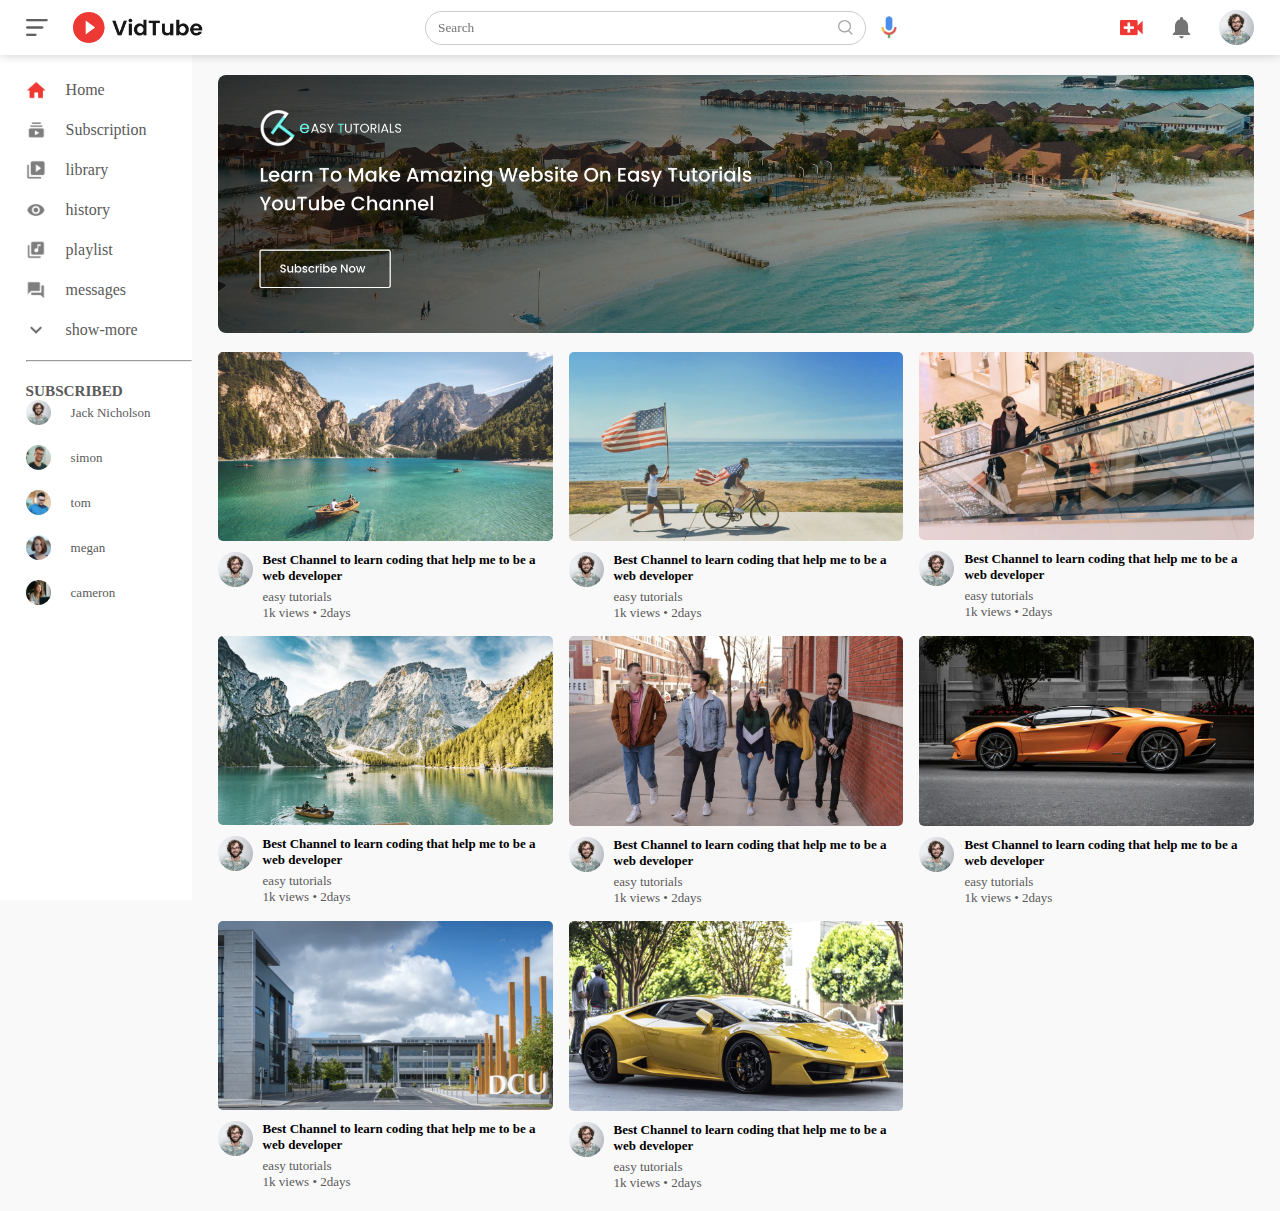
<file: index.html>
<!DOCTYPE html>
<html lang="en">
  <head>
    <meta charset="UTF-8" />
    <meta name="viewport" content="width=device-width, initial-scale=1.0" />
    <title>Document</title>
    <link rel="stylesheet" href="style.css" />
  </head>
  <body>
    <nav class="flex-div">
      <div class="nav-left flex-div">
        <img src="images/menu.png" class="menu-icon" />
        <img src="images/logo.png" class="logo" />
      </div>

      <div class="nav-center flex-div">
        <div class="search-box flex-div">
          <input type="text" placeholder="Search" />
          <img src="images/search.png" />
        </div>
        <img src="images/voice-search.png" class="mic-icon" />
      </div>

      <div class="nav-right flex-div">
        <img src="images/upload.png" class="" />
        <img src="images/notification.png" />
        <img src="images/Jack.png" class="user-icon" />
      </div>
    </nav>

    <!-- --------------------------Sidebar------------------------- -->
    <div class="sidebar">
      <div class="shortcut-links">
        <a href=""
          ><img src="images/home.png" />
          <p>Home</p></a
        >
        <a href=""
          ><img src="images/subscriprion.png" alt="" />
          <p>Subscription</p></a
        >
        <a href=""
          ><img src="images/library.png" alt="" />
          <p>library</p></a
        >
        <a href=""
          ><img src="images/history.png" alt="" />
          <p>history</p></a
        >
        <a href=""
          ><img src="images/playlist.png" alt="" />
          <p>playlist</p></a
        >
        <a href=""
          ><img src="images/messages.png" alt="" />
          <p>messages</p></a
        >
        <a href=""
          ><img src="images/show-more.png" alt="" />
          <p>show-more</p></a
        >
        <hr />
      </div>
      <div class="subscribed-list">
        <h3>SUBSCRIBED</h3>
        <a href=""
          ><img src="images/Jack.png" />
          <p>Jack Nicholson</p></a
        >
        <a href=""
          ><img src="images/simon.png" />
          <p>simon</p></a
        >
        <a href=""
          ><img src="images/tom.png" />
          <p>tom</p></a
        >
        <a href=""
          ><img src="images/megan.png" />
          <p>megan</p></a
        >
        <a href=""
          ><img src="images/cameron.png" />
          <p>cameron</p></a
        >
      </div>
    </div>

    <div class="container">
      <div class="banner">
        <img src="images/banner.png" />
      </div>
      <div class="list-container">
        <div class="vid-list">
          <a href="video.html"><img src="images/thumbnail1.png" class="thumbnail" /></a>
          <div class="flex-div">
            <img src="images/Jack.png" class="thumb-img" />
            <div class="vid-info">
              <a href="video.html"
                >Best Channel to learn coding that help me to be a web
                developer</a
              >
              <p>easy tutorials</p>
              <p>1k views &bull; 2days</p>
            </div>
          </div>
        </div>
       
        <div class="vid-list">
            <a href=""><img src="images/thumbnail2.png" class="thumbnail" /></a>
            <div class="flex-div">
              <img src="images/Jack.png" class="thumb-img" />
              <div class="vid-info">
                <a href=""
                  >Best Channel to learn coding that help me to be a web
                  developer</a
                >
                <p>easy tutorials</p>
                <p>1k views &bull; 2days</p>
              </div>
            </div>
          </div>

          <div class="vid-list">
            <a href=""><img src="images/thumbnail3.png" class="thumbnail" /></a>
            <div class="flex-div">
              <img src="images/Jack.png" class="thumb-img" />
              <div class="vid-info">
                <a href=""
                  >Best Channel to learn coding that help me to be a web
                  developer</a
                >
                <p>easy tutorials</p>
                <p>1k views &bull; 2days</p>
              </div>
            </div>
          </div>

          <div class="vid-list">
            <a href=""><img src="images/thumbnail4.png" class="thumbnail" /></a>
            <div class="flex-div">
              <img src="images/Jack.png" class="thumb-img" />
              <div class="vid-info">
                <a href=""
                  >Best Channel to learn coding that help me to be a web
                  developer</a
                >
                <p>easy tutorials</p>
                <p>1k views &bull; 2days</p>
              </div>
            </div>
          </div>

          <div class="vid-list">
            <a href=""><img src="images/thumbnail5.png" class="thumbnail" /></a>
            <div class="flex-div">
              <img src="images/Jack.png" class="thumb-img" />
              <div class="vid-info">
                <a href=""
                  >Best Channel to learn coding that help me to be a web
                  developer</a
                >
                <p>easy tutorials</p>
                <p>1k views &bull; 2days</p>
              </div>
            </div>
          </div>

          <div class="vid-list">
            <a href=""><img src="images/thumbnail6.png" class="thumbnail" /></a>
            <div class="flex-div">
              <img src="images/Jack.png" class="thumb-img" />
              <div class="vid-info">
                <a href=""
                  >Best Channel to learn coding that help me to be a web
                  developer</a
                >
                <p>easy tutorials</p>
                <p>1k views &bull; 2days</p>
              </div>
            </div>
          </div>

          <div class="vid-list">
            <a href=""><img src="images/thumbnail7.png" class="thumbnail" /></a>
            <div class="flex-div">
              <img src="images/Jack.png" class="thumb-img" />
              <div class="vid-info">
                <a href=""
                  >Best Channel to learn coding that help me to be a web
                  developer</a
                >
                <p>easy tutorials</p>
                <p>1k views &bull; 2days</p>
              </div>
            </div>
          </div>

          <div class="vid-list">
            <a href=""><img src="images/thumbnail8.png" class="thumbnail" /></a>
            <div class="flex-div">
              <img src="images/Jack.png" class="thumb-img" />
              <div class="vid-info">
                <a href=""
                  >Best Channel to learn coding that help me to be a web
                  developer</a
                >
                <p>easy tutorials</p>
                <p>1k views &bull; 2days</p>
              </div>
            </div>
          </div>
 
      </div>
    </div>
    <script src="script.js"></script>
  </body>
</html>
</file>
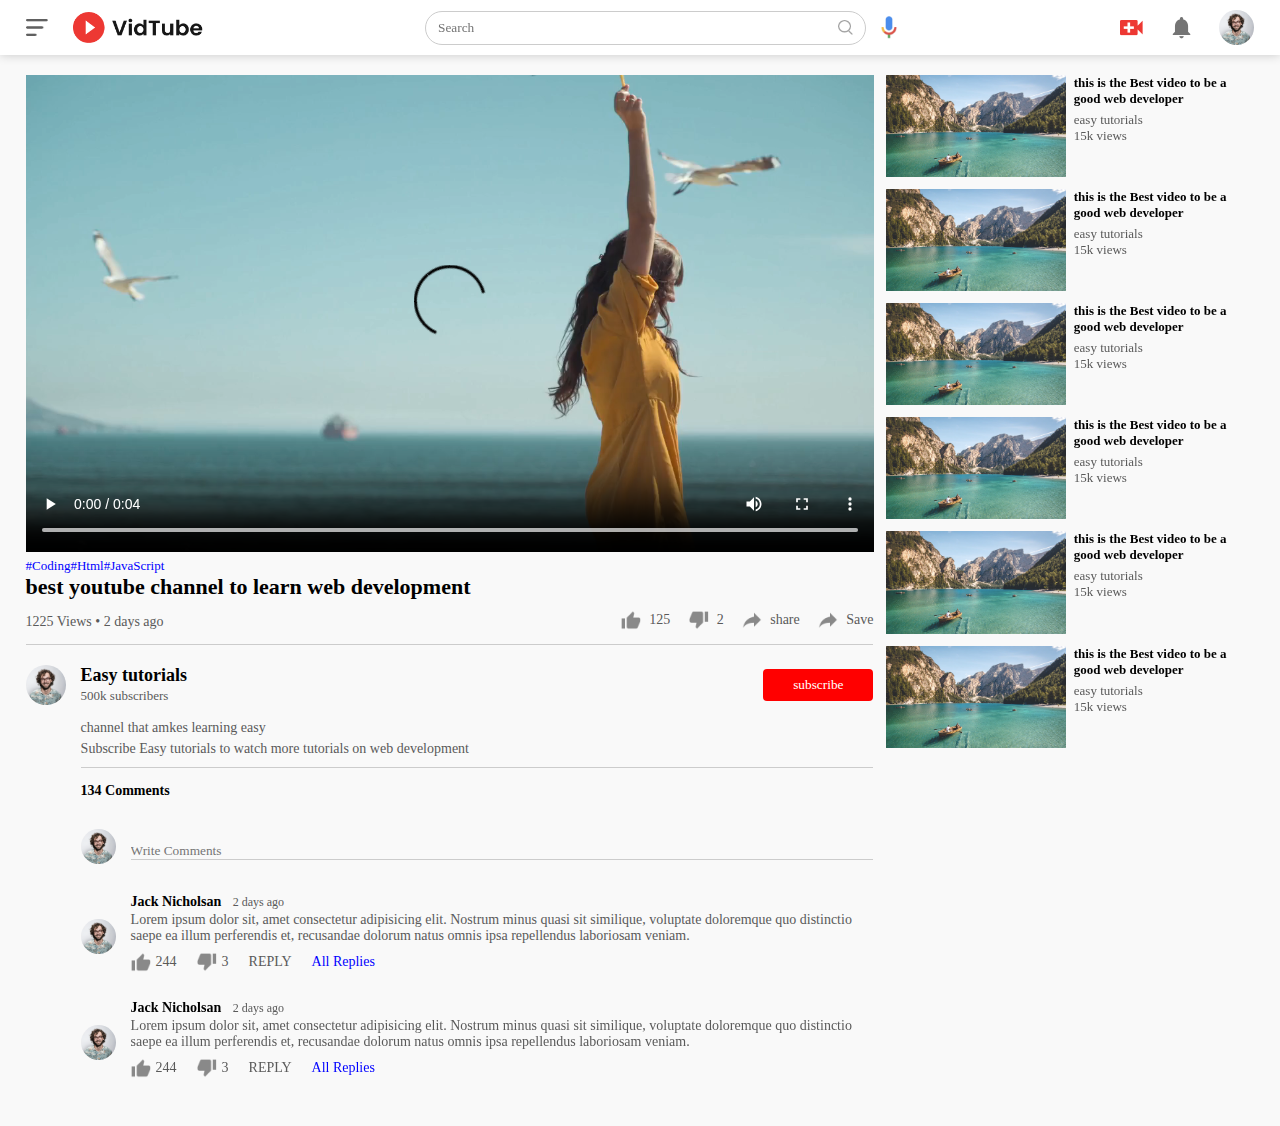
<file: video.html>
<!DOCTYPE html>
<html lang="en">
  <head>
    <meta charset="UTF-8" />
    <meta name="viewport" content="width=device-width, initial-scale=1.0" />
    <title>Document</title>
    <link rel="stylesheet" href="style.css" />
  </head>
  <body>
    <nav class="flex-div">
      <div class="nav-left flex-div">
        <img src="images/menu.png" class="menu-icon" />
        <img src="images/logo.png" class="logo" />
      </div>

      <div class="nav-center flex-div">
        <div class="search-box flex-div">
          <input type="text" placeholder="Search" />
          <img src="images/search.png" />
        </div>
        <img src="images/voice-search.png" class="mic-icon" />
      </div>

      <div class="nav-right flex-div">
        <img src="images/upload.png" class="" />
        <img src="images/notification.png" />
        <img src="images/Jack.png" class="user-icon" />
      </div>
    </nav>

    <div class="container play-container">
      <div class="row">
        <div class="play-video">
          <video controls autoplay>
            <source src="images/video.mp4" type="video/mp4" />
          </video>
          <div class="tags">
            <a href="">#Coding</a><a href="">#Html</a><a href="">#JavaScript</a>
          </div>
          <h3>best youtube channel to learn web development</h3>
          <div class="play-video-info">
            <p>1225 Views &bull; 2 days ago</p>
            <div>
              <a href=""><img src="images/like.png" alt="" />125</a>
              <a href=""><img src="images/dislike.png" alt="" />2</a>
              <a href=""><img src="images/share.png" alt="" />share</a>
              <a href=""><img src="images/share.png" alt="" />Save</a>
            </div>
          </div>
          <hr />
          <div class="publisher">
            <img src="images/Jack.png" alt="" />
            <div>
              <p>Easy tutorials</p>
              <span>500k subscribers</span>
            </div>
            <button type="button">subscribe</button>
          </div>
          <div class="vid-description">
            <p>channel that amkes learning easy</p>
            <p>
              Subscribe Easy tutorials to watch more tutorials on web
              development
            </p>
            <hr />
            <h4>134 Comments</h4>
            <div class="add-comment">
              <img src="images/Jack.png" alt="" />
              <input type="text" placeholder="Write Comments" />
            </div>
            
            
            <div class="old-comments">
              <img src="images/Jack.png" alt="" />
              <div>
                <h3>Jack Nicholsan <span>2 days ago</span></h3>
                <p>
                  Lorem ipsum dolor sit, amet consectetur adipisicing elit.
                  Nostrum minus quasi sit similique, voluptate doloremque quo
                  distinctio saepe ea illum perferendis et, recusandae dolorum
                  natus omnis ipsa repellendus laboriosam veniam.
                </p>
                <div class="commment-action">
                  <img src="images/like.png" alt="" />
                  <span>244</span>
                  <img src="images/dislike.png" alt="" />
                  <span>3</span>
                  <span>REPLY</span>
                  <a href="">All Replies</a>
                </div>
              </div>
            </div>

            <div class="old-comments">
              <img src="images/Jack.png" alt="" />
              <div>
                <h3>Jack Nicholsan <span>2 days ago</span></h3>
                <p>
                  Lorem ipsum dolor sit, amet consectetur adipisicing elit.
                  Nostrum minus quasi sit similique, voluptate doloremque quo
                  distinctio saepe ea illum perferendis et, recusandae dolorum
                  natus omnis ipsa repellendus laboriosam veniam.
                </p>
                <div class="commment-action">
                  <img src="images/like.png" alt="" />
                  <span>244</span>
                  <img src="images/dislike.png" alt="" />
                  <span>3</span>
                  <span>REPLY</span>
                  <a href="">All Replies</a>
                </div>
              </div>
            </div>
          </div>
        </div>
        <div class="right-sidebar">
          <div class="side-video">
            <a href="" class="small-thumbnail"
              ><img src="images/thumbnail1.png" alt="thumb-img"
            /></a>
            <div class="vid-info">
              <a href="">this is the Best video to be a good web developer</a>
              <p>easy tutorials</p>
              <p>15k views</p>
            </div>
          </div>

          <div class="side-video">
            <a href="" class="small-thumbnail"
              ><img src="images/thumbnail1.png" alt="thumb-img"
            /></a>
            <div class="vid-info">
              <a href="">this is the Best video to be a good web developer</a>
              <p>easy tutorials</p>
              <p>15k views</p>
            </div>
          </div>

          <div class="side-video">
            <a href="" class="small-thumbnail"
              ><img src="images/thumbnail1.png" alt="thumb-img"
            /></a>
            <div class="vid-info">
              <a href="">this is the Best video to be a good web developer</a>
              <p>easy tutorials</p>
              <p>15k views</p>
            </div>
          </div>

          <div class="side-video">
            <a href="" class="small-thumbnail"
              ><img src="images/thumbnail1.png" alt="thumb-img"
            /></a>
            <div class="vid-info">
              <a href="">this is the Best video to be a good web developer</a>
              <p>easy tutorials</p>
              <p>15k views</p>
            </div>
          </div>

          <div class="side-video">
            <a href="" class="small-thumbnail"
              ><img src="images/thumbnail1.png" alt="thumb-img"
            /></a>
            <div class="vid-info">
              <a href="">this is the Best video to be a good web developer</a>
              <p>easy tutorials</p>
              <p>15k views</p>
            </div>
          </div>

          <div class="side-video">
            <a href="" class="small-thumbnail"
              ><img src="images/thumbnail1.png" alt="thumb-img"
            /></a>
            <div class="vid-info">
              <a href="">this is the Best video to be a good web developer</a>
              <p>easy tutorials</p>
              <p>15k views</p>
            </div>
          </div>
        </div>
      </div>
    </div>
  </body>
</html>
</file>
<file: style.css>
* {
  margin: 0;
  padding: 0;
  box-sizing: border-box;
  font-family: "poppins", "sans-serif";
}
a {
  text-decoration: none;
  color: #5a5a5a;
}

img {
  cursor: pointer;
}

.flex-div {
  display: flex;
  align-items: center;
}

nav {
  justify-content: space-between;
  padding: 10px 2%;
  box-shadow: 0 0 10px rgba(0, 0, 0, 0.2);
  background: #fff;
  position: sticky;
  top: 0;
  z-index: 10;
}
.nav-right img {
  width: 25px;
  margin-right: 25px;
}
.nav-right .user-icon {
  width: 35px;
  border-radius: 50%;
  margin-right: 0;
}

.nav-left .menu-icon {
  width: 22px;
  margin-right: 25px;
}
.nav-left .logo {
  width: 130px;
}
.nav-center .mic-icon {
  width: 16px;
}
.nav-center .search-box {
  border: 1px solid #ccc;
  margin-right: 15px;
  padding: 8px 12px;
  border-radius: 25px;
}
.nav-center .search-box input {
  width: 400px;
  background: transparent;
  border: 0;
  outline: 0;
}
.nav-center .search-box img {
  width: 15px;
}

.sidebar {
  background-color: #fff;
  width: 15%;
  height: 100vh;
  position: fixed;
  top: 0;
  padding-left: 2%;
  padding-top: 80px;
}
.shortcut-links img {
  width: 20px;
  margin-right: 20px;
}
.shortcut-links a {
  display: flex;
  align-items: center;
  margin-bottom: 20px;
  width: fit-content;
  flex-wrap: wrap;
}
.subscribed-list {
  font-size: 13px;
  margin: 20px 0;
  color: #5a5a5a;
}
.subscribed-list a {
  display: flex;
  align-items: center;
  margin-bottom: 20px;
  width: fit-content;
  flex-wrap: wrap;
}
.subscribed-list a img {
  width: 25px;
  border-radius: 50%;
  margin-right: 20px;
}

.small-sidebar {
  width: 5%;
}
.small-sidebar a p {
  display: none;
}
.small-sidebar h3 {
  display: none;
}
.small-sidebar hr {
  width: 50%;
  margin-bottom: 25px;
}

.container {
  background: #f9f9f9;
  padding-left: 17%;
  padding-right: 2%;
  padding-top: 20px;
  padding-bottom: 20px;
}
.large-container{
    padding-left: 7%;
}
.banner {
  width: 100%;
}
.banner img {
  width: 100%;
  border-radius: 8px;
}
.list-container {
  display: grid;
  grid-template-columns: repeat(auto-fit, minmax(250px, 1fr));
  grid-column-gap: 16px;
  grid-row-gap: 15px;
  margin-top: 15px;
}
.vid-list .thumbnail {
  width: 100%;
  border-radius: 5px;
}
.vid-list .flex-div {
  align-items: flex-start;
  margin-top: 7px;
}
.vid-list .flex-div img {
  width: 35px;
  margin-right: 10px;
  border-radius: 50%;
}
.vid-info {
  color: #5a5a5a;
  font-size: 13px;
}
.vid-info a {
  color: black;
  font-weight: 600;
  display: block;
  margin-bottom: 5px;
}

@media (max-width: 900px) {
    .menu-icon{
        display: none;
    }
    .sidebar{
        display: none;
    }
    .container .large-container{
        padding-left: 5%;
        padding-right: 5%;
    }
    .nav-center .search-box input{
        width: 100px;
    }
    .logo{
        width: 90px;
    }
} 


/* -------------------------play video page-------------- */
.play-container{
    padding-left: 2%;
}
.row{
    display: flex;
    justify-content: space-between;
    flex-wrap: wrap;
}
.play-video{
    flex-basis: 69%;
}
.right-sidebar{
    flex-basis: 30%;
}
.play-video video{
    width: 100%;
}
.side-video{
    display: flex;
    justify-content: space-between;
    margin-bottom: 8px;

}
.side-video img{
    width: 100%;
}

.side-video .small-thumbnail{
    flex-basis: 49%;
}
.side-video .vid-info{
    flex-basis: 49%;
}
.play-video .tags a{
    color: #0000ff;
    font-size: 13px;
}
.play-video h3{
    font-size: 22px;
    font-weight: 600;
}
.play-video .play-video-info{
    display: flex;
    align-items: center;
    justify-content: space-between;
    flex-wrap: wrap;
    margin-top: 10px;
    font-size: 14px;
    color: #5a5a5a;
}
.play-video .play-video-info a img{
    width: 20px;
    margin-right: 8px;
}
.play-video .play-video-info a{
  display: inline-flex;
  align-items: center;
  margin-left: 15px;
}
.play-video hr{
  border: 0;
    height: 1px;
    background: #ccc;
    margin: 10px 0;
}
.publisher{
  display: flex;
  align-items: center;
  margin-top: 20px;
}
.publisher div{
  flex: 1;
}
.publisher img{
  width: 40px;
  border-radius: 50%;
  margin-right: 15px;
}
.publisher div p{
  color: #000;
  font-weight: 600;
  font-size: 18px;
}
.publisher div span{
  font-size: 13px;
  color: #5a5a5a;
}
.publisher button{
  background: red;
  color: white;
  padding: 8px 30px;
  border: 0;
  outline: 0;
  border-radius: 4px;
  cursor: pointer;
}
.vid-description{
  padding-left: 55px;
  margin: 15px 0;
}
.vid-description p{
  font-size: 14px;
  margin-bottom: 5px;
  color: #5a5a5a;
}
.vid-description h4{
  font-size: 14px;
  margin-top: 15px;
}

.add-comment{
  display: flex;
  align-items: center;
  margin: 30px 0;
}
.add-comment img{
  width: 35px;
  border-radius: 50%;
  margin-right: 15px;
}
.add-comment input{
  border: 0;
  outline: 0;
  border-bottom: 1px solid #ccc;
  width: 100%;
  padding-top: 10px;
  background: transparent;
}

.old-comments{
  display: flex;
  align-items: center;
  margin: 20px 0;
}
.old-comments img{
  width: 35px;
  border-radius: 50%;
  margin-right: 15px; 
}
.old-comments h3{
  font-size: 14px;
  margin-bottom: 2px;
}
.old-comments h3 span{
  font-size: 12px;
  color: #5a5a5a;
  font-weight: 500;
  margin-left: 8px;
}
.old-comments .commment-action{
 display: flex; 
 align-items:center;
 margin: 8px 0;
 font-size: 14px;
}
.old-comments .commment-action img{
  border-radius: 0;
  width: 20px;
  margin-right: 5px;
}
.old-comments .commment-action span{
  margin-right: 20px;
  color: #5a5a5a;
}

.old-comments .commment-action a{
  color: #0000ff;
}
@media (max-width:900) {
  .play-video{
    flex-basis: 100%;
  }
  .right-sidebar{
    flex-basis: 100%;
  }
  .play-container{
    padding-left: 5%;
  }
  .vid-description{
    padding-left: 0;
  }
  
}
</file>
